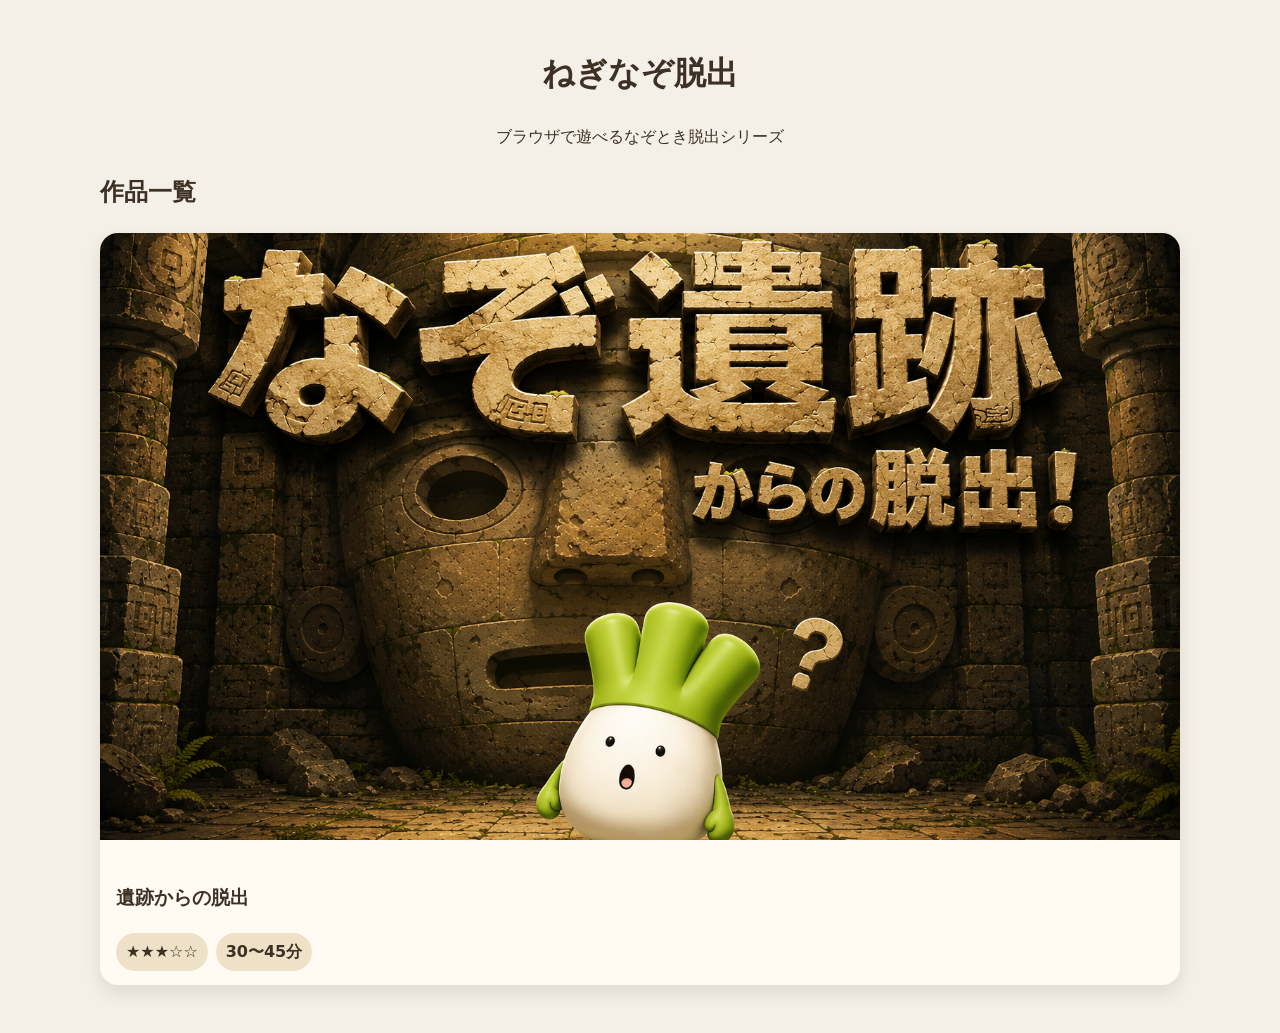
<file: index.html>
<!doctype html><html lang="ja"><head><meta charset="utf-8"><meta name="viewport" content="width=device-width,initial-scale=1"><title>ねぎなぞ脱出</title><link rel="stylesheet" href="style.css"></head><body><main class="container"><header class="hero"><h1>ねぎなぞ脱出</h1><p>ブラウザで遊べるなぞとき脱出シリーズ</p></header><h2>作品一覧</h2><div id="workList" class="works"></div></main><script src="script.js"></script></body></html>
</file>
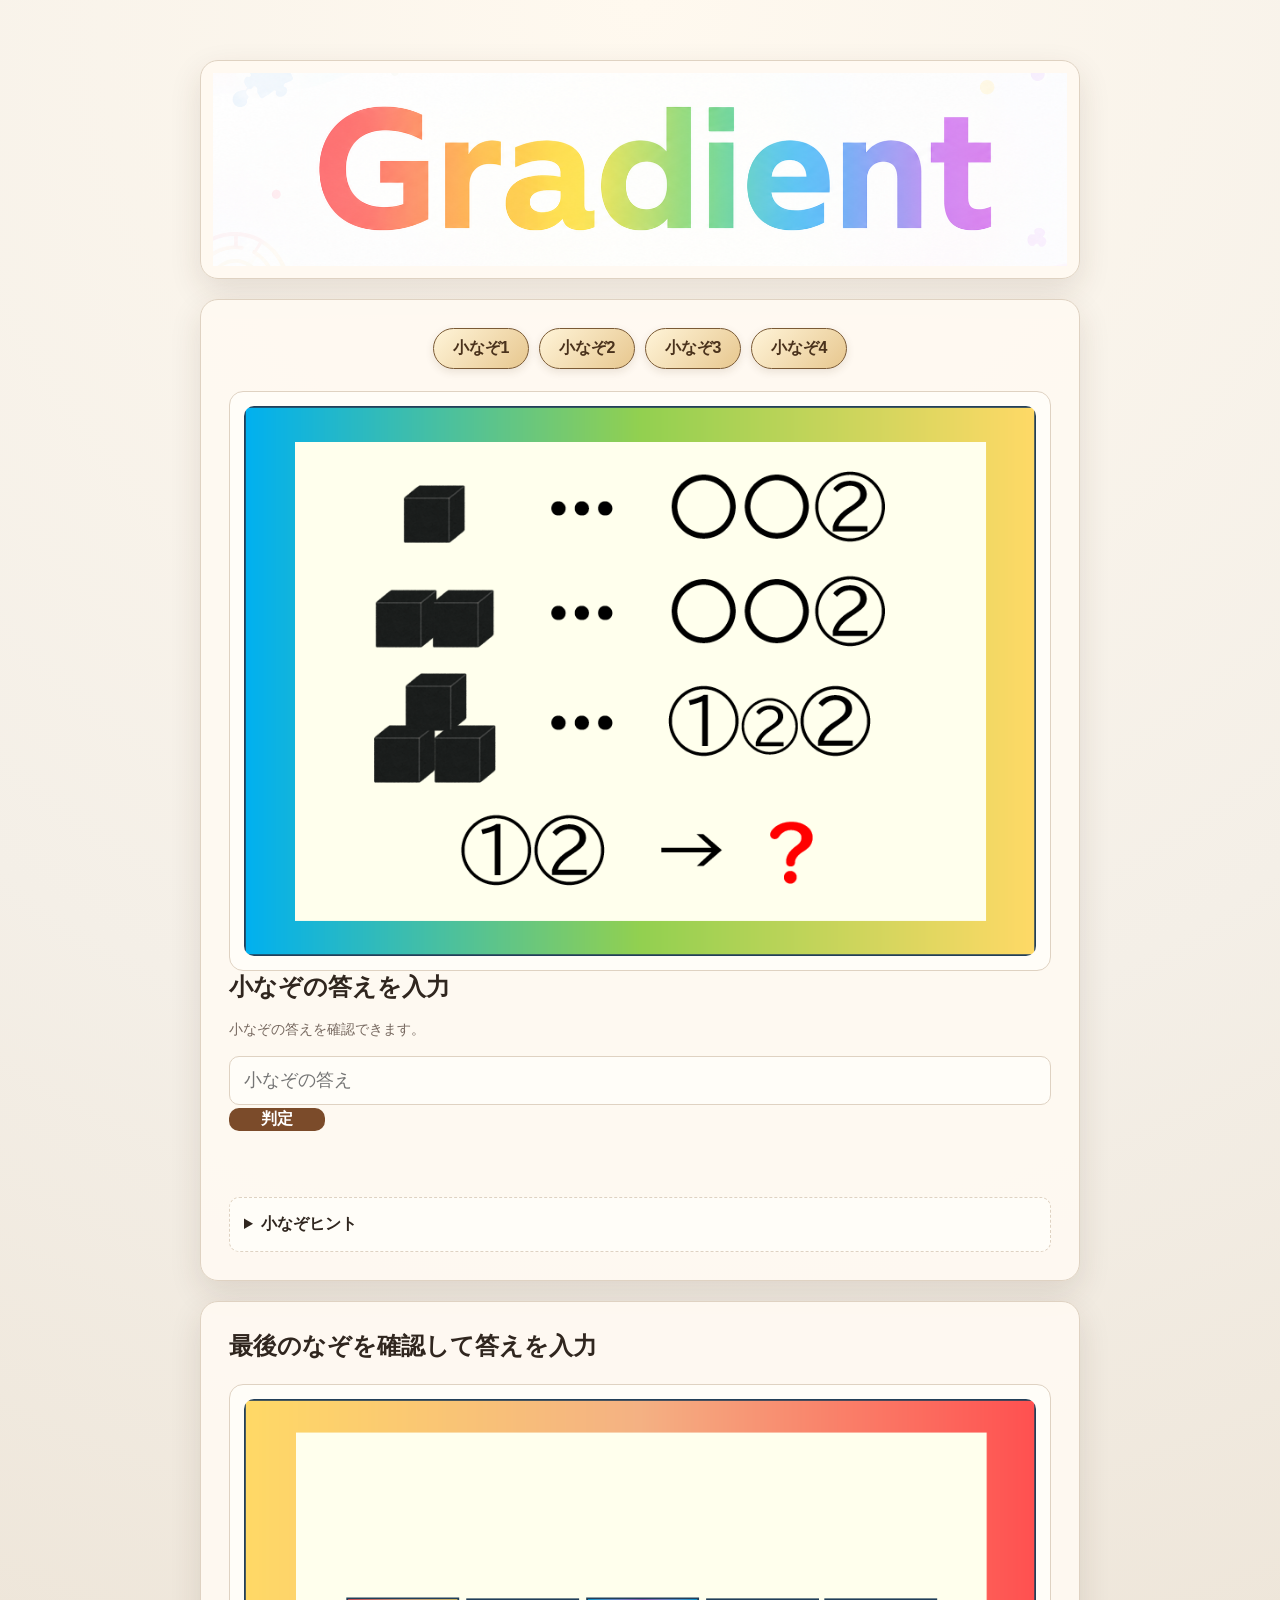
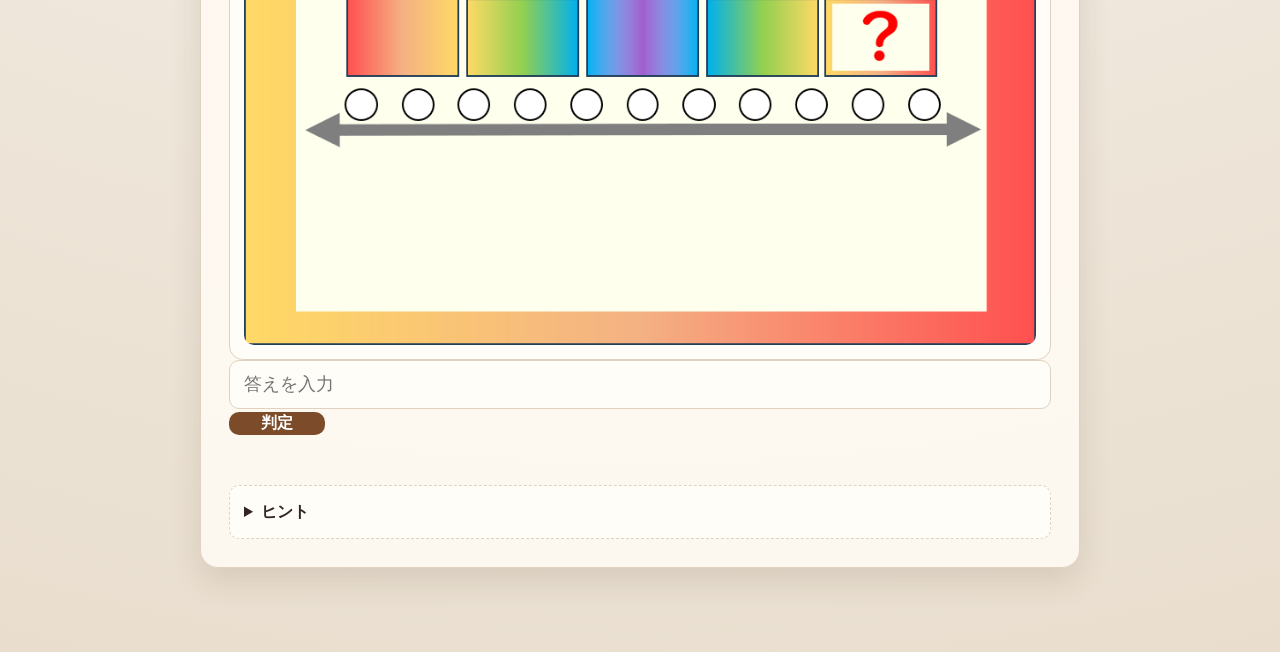
<file: gradient/index.html>
<!doctype html>
<html lang="ja">
<head>
  <meta charset="utf-8" />
  <meta name="viewport" content="width=device-width, initial-scale=1" />
  <title>Gradient</title>
  <link rel="stylesheet" href="style.css" />
</head>
<body>
  <main class="container">
    <section class="card hero">
	  <img
	    src="images/banner.png"
	    alt="Gradient"
	    class="title-banner"
	  >
	</section>
    <section class="card" id="smallStage">
      <div class="nazo-switcher">
		  <div class="nazo-buttons">
		    <button type="button" onclick="showNazo(1)">小なぞ1</button>
			<button type="button" onclick="showNazo(2)">小なぞ2</button>
			<button type="button" onclick="showNazo(3)">小なぞ3</button>
			<button type="button" onclick="showNazo(4)">小なぞ4</button>
		  </div>

		  <figure class="image-box">
		    <img
		      id="nazoImage"
		      src="images/nazo1.png"
		      alt="こなぞ1"
		      onerror="this.closest('figure').classList.add('image-missing')"
		    />
		  </figure>
		</div>
	  <h2>小なぞの答えを入力</h2>
	  <p class="note">小なぞの答えを確認できます。</p>

	  <div class="answer-box">
	    <input id="miniAnswer" type="text" placeholder="小なぞの答え" />
	    <button onclick="checkMiniAnswer()">判定</button>
	  </div>
	  <p id="miniResult" class="result"></p>
      <details class="hint">
        <summary>小なぞヒント</summary>
        <details class="hint">
        	<summary>小なぞ①</summary>
        	<p>数え方</p>
      	</details>
        <details class="hint">
        	<summary>小なぞ②</summary>
        	<p>長月は旧暦で「くがつ」、あなは「どうくつ」のこと</p>
      	</details>
        <details class="hint">
        	<summary>小なぞ③</summary>
        	<p>サメは漢字で書くと鮫。鮎と鰤の読み方は？検索してみてね。</p>
      	</details>
        <details class="hint">
        	<summary>小なぞ④</summary>
        	<p>味わう、嗅ぐはどちらとも五感にふくまれる。味覚は3、嗅覚は9。では4と兆は？</p>
      	</details>
      </details>
	</section>

    <section class="card" id="stage1">
      <h2>最後のなぞを確認して答えを入力</h2>
      <figure class="image-box">
        <img src="images/last.png" alt="最後のなぞ" onerror="this.closest('figure').classList.add('image-missing')" />
      </figure>
      <div class="answer-box">
        <input id="answer1" type="text" placeholder="答えを入力" />
        <button onclick="checkAnswer()">判定</button>
      </div>
      <div id="result1" class="result"></div>
      <details class="hint">
        <summary>ヒント</summary>
        <details class="hint">
        	<summary>ヒント:①</summary>
        	<p>なぞの枠の色がつながるように、順番にならべて今までの答えをかきだしてみよう</p>
      	</details>
        <details class="hint">
        	<summary>ヒント:②</summary>
        	<p>「ありくつみきみつ？」の順番になるはずだ。両矢印が何を表すかを考えてみよう。</p>
      	</details>
        <details class="hint">
        	<summary>ヒント:③</summary>
        	<p>次の場合も両矢印で示せる</p>
        	<p>しんぶんし</p>
        	<p>←ーーー→</p>
      	</details>
        <details class="hint">
        	<summary>答え</summary>
        	<p>答え全部で回文になっている。両矢印は回文を示唆しているため。回文にするために「ありくつみきみつ？」に入るものは「くりあ」</p>
      	</details>
      </details>
    </section>
  </main>

  <script src="script.js"></script>
</body>
</html>
</file>
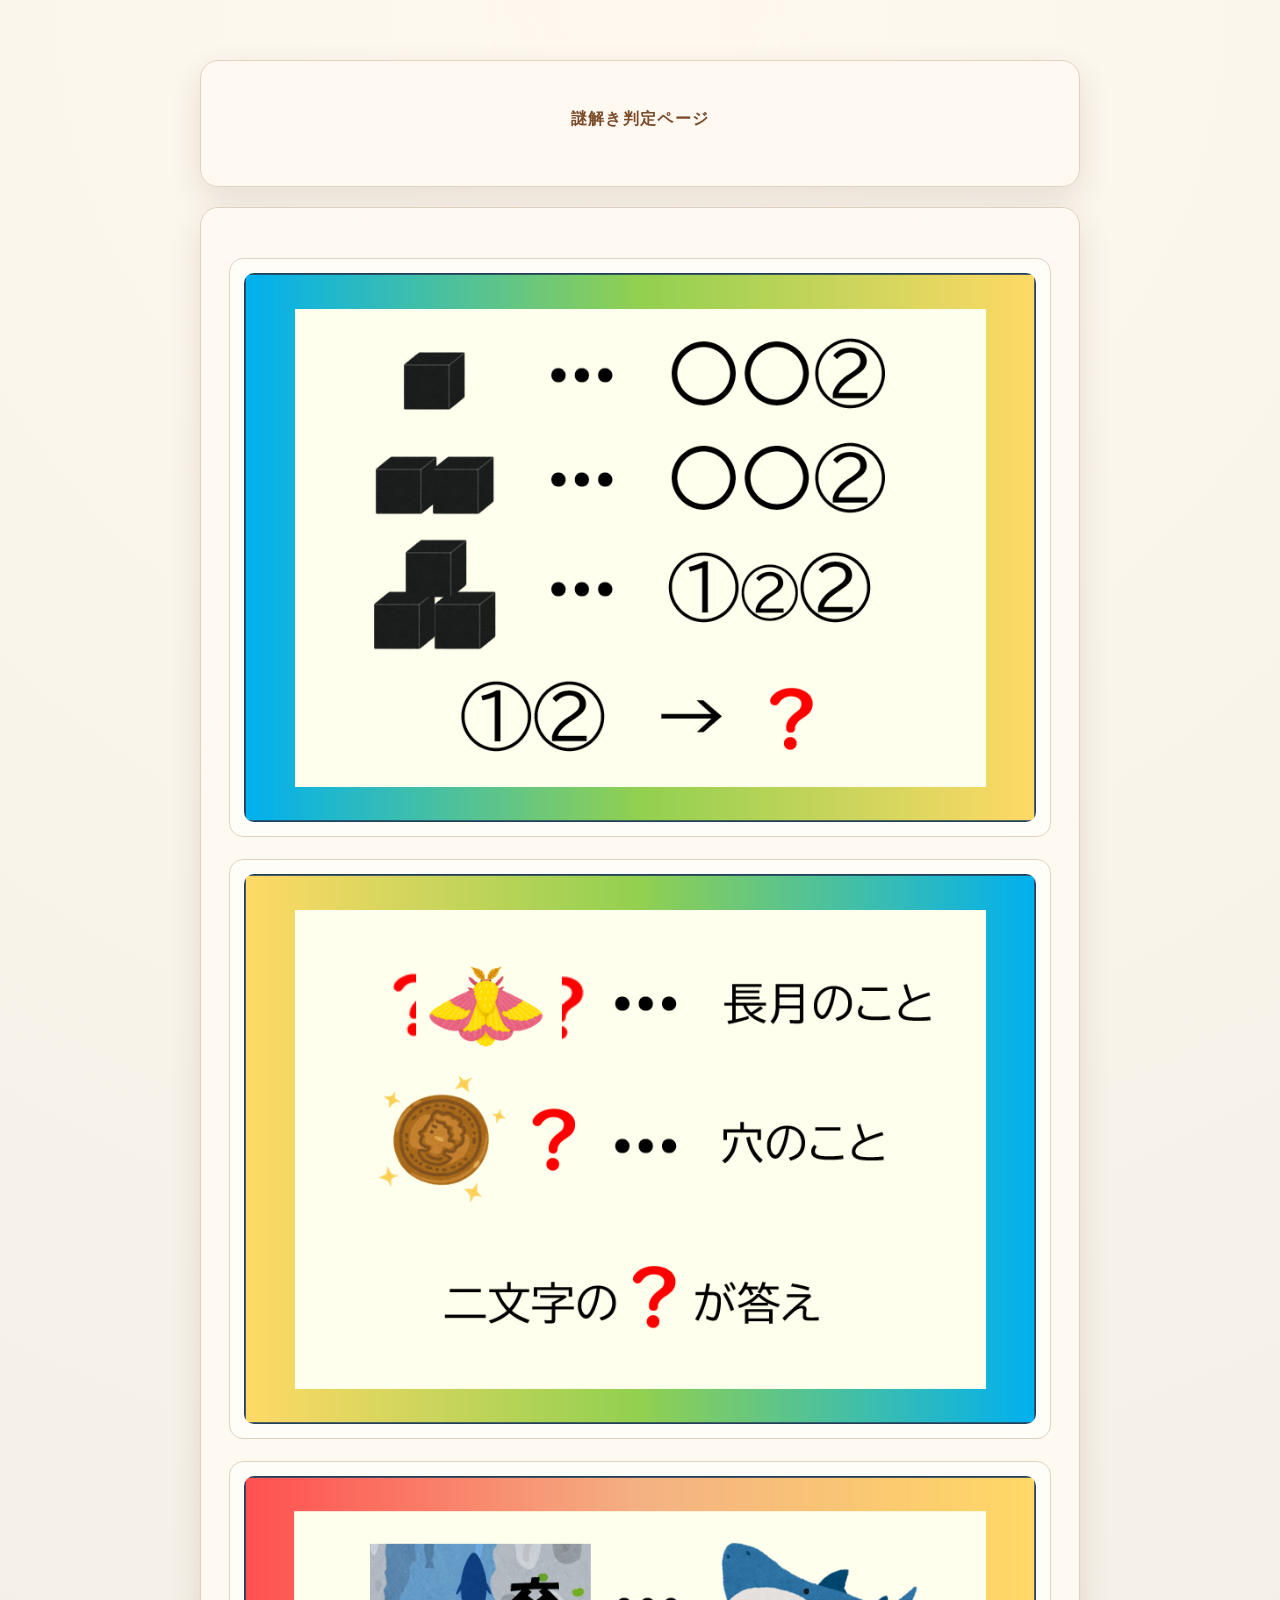
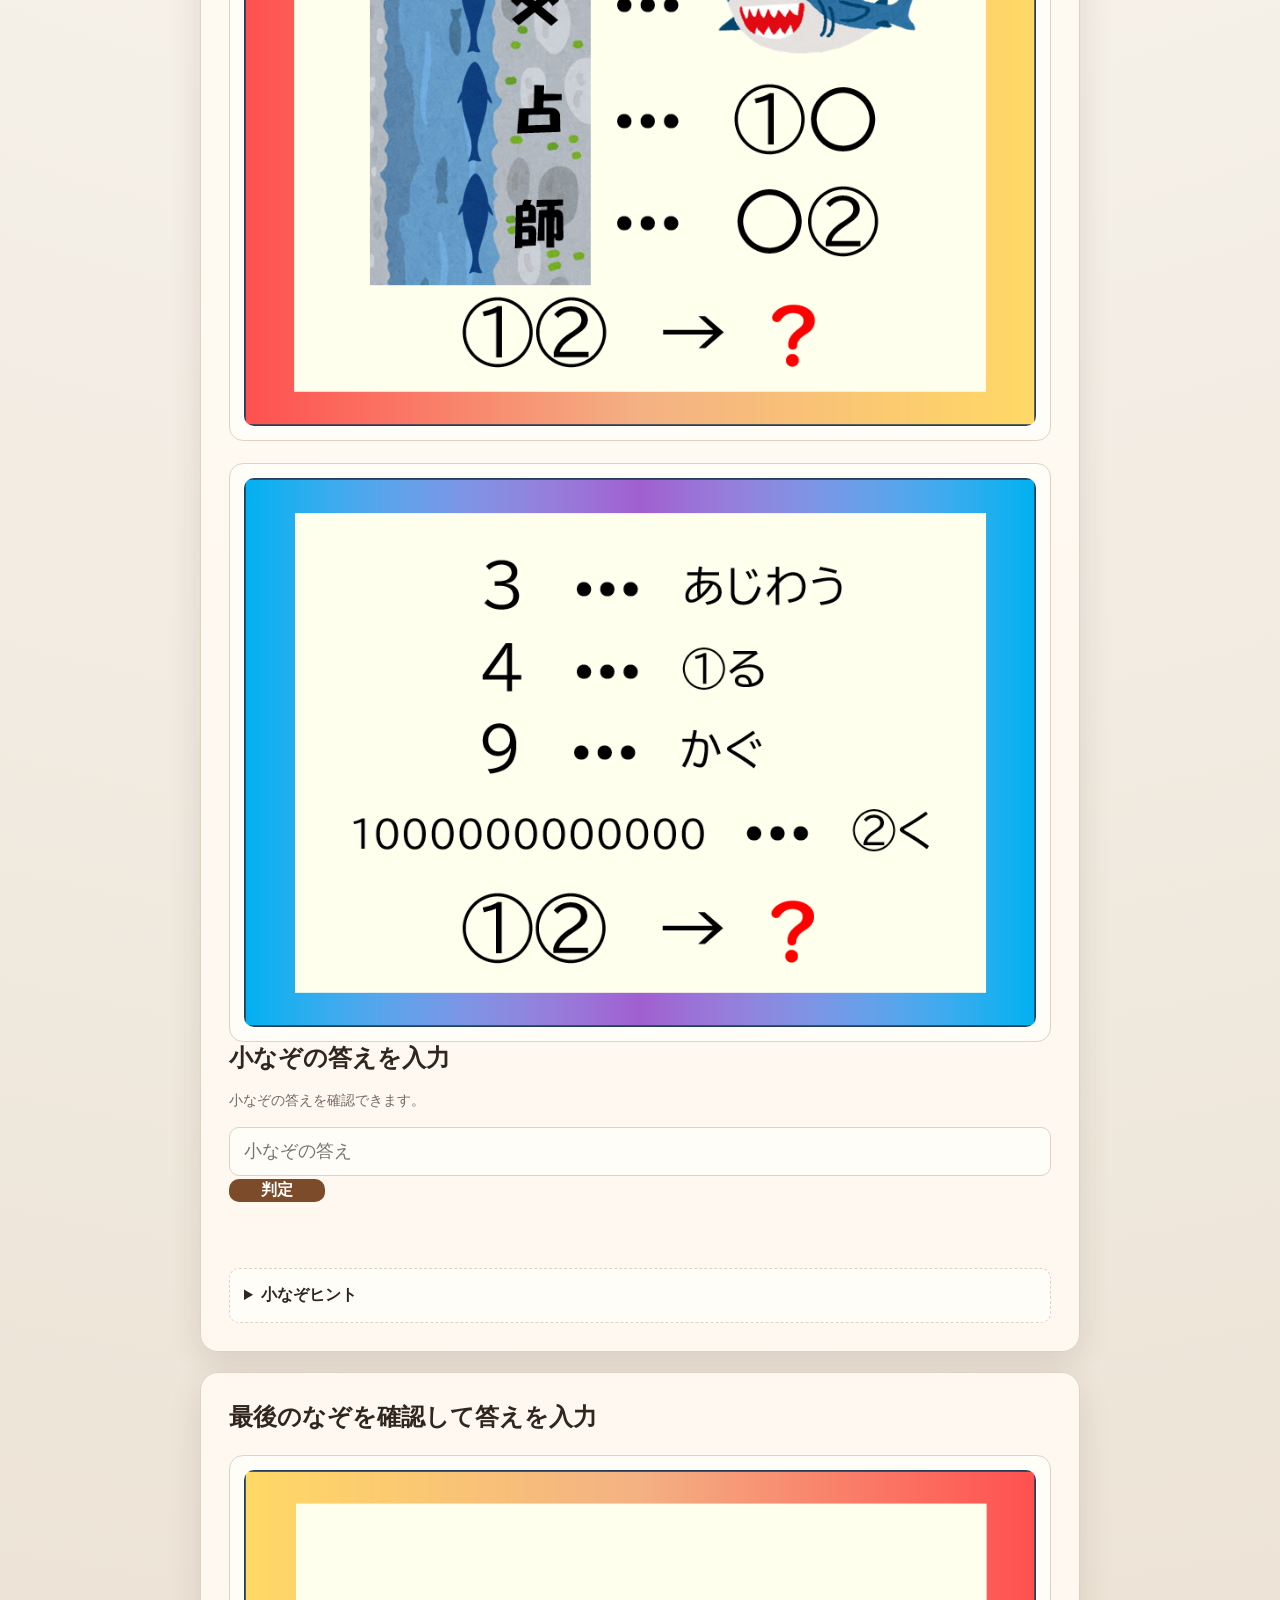
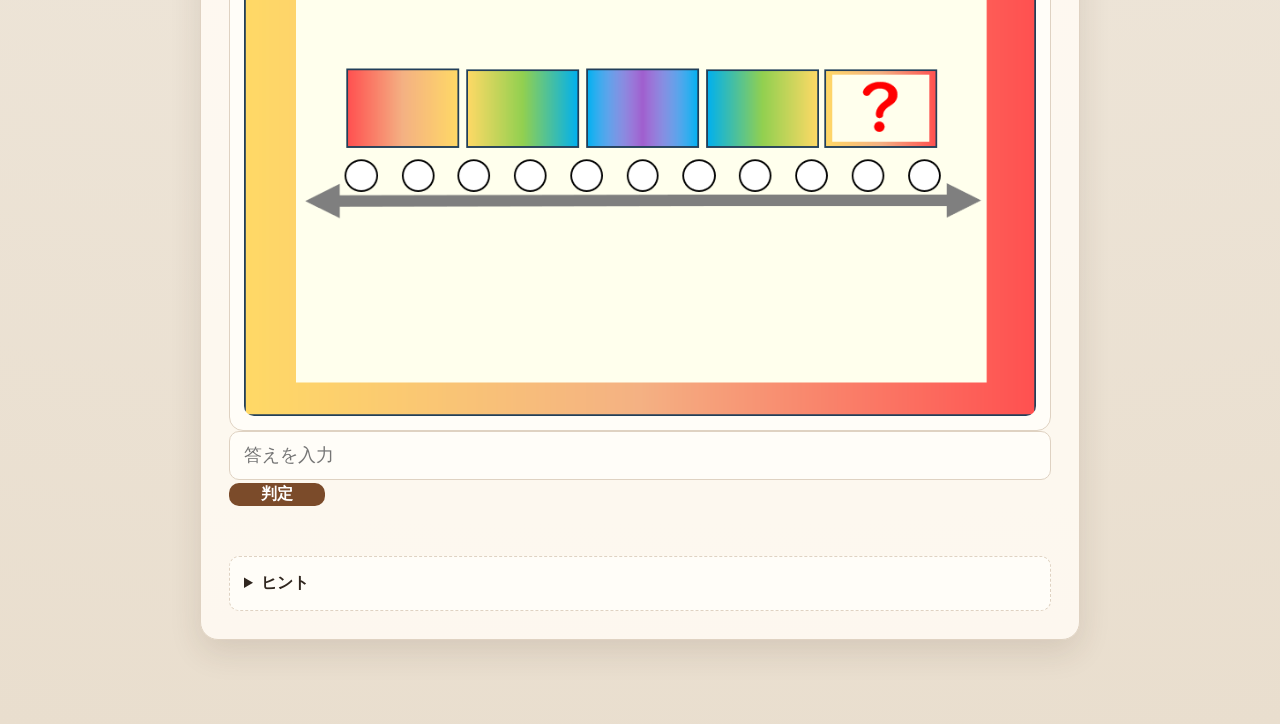
<file: rotor/index.html>
<!doctype html>
<html lang="ja">
<head>
  <meta charset="utf-8" />
  <meta name="viewport" content="width=device-width, initial-scale=1" />
  <title>rotor</title>
  <link rel="stylesheet" href="style.css" />
</head>
<body>
  <main class="container">
    <section class="card hero">
      <p class="eyebrow">謎解き判定ページ</p>
    </section>

    <section class="card" id="smallStage">
      <figure class="image-box">
        <img src="images/nazo1.png" alt="こなぞ1" onerror="this.closest('figure').classList.add('image-missing')" />
      </figure>
      <figure class="image-box">
        <img src="images/nazo2.png" alt="こなぞ2" onerror="this.closest('figure').classList.add('image-missing')" />
      </figure>
      <figure class="image-box">
        <img src="images/nazo3.png" alt="こなぞ3" onerror="this.closest('figure').classList.add('image-missing')" />
      </figure>
      <figure class="image-box">
        <img src="images/nazo4.png" alt="こなぞ4" onerror="this.closest('figure').classList.add('image-missing')" />
      </figure>
	  <h2>小なぞの答えを入力</h2>
	  <p class="note">小なぞの答えを確認できます。</p>

	  <div class="answer-box">
	    <input id="miniAnswer" type="text" placeholder="小なぞの答え" />
	    <button onclick="checkMiniAnswer()">判定</button>
	  </div>
	  <p id="miniResult" class="result"></p>
      <details class="hint">
        <summary>小なぞヒント</summary>
        <details class="hint">
        	<summary>ヒント:①</summary>
        	<p>数え方</p>
      	</details>
        <details class="hint">
        	<summary>ヒント:②</summary>
        	<p>長月は旧暦で「くがつ」、あなは「どうくつ」のこと</p>
      	</details>
        <details class="hint">
        	<summary>ヒント:③</summary>
        	<p>サメは漢字で書くと鮫。鮎と鰤の読み方は？検索してみてね。</p>
      	</details>
        <details class="hint">
        	<summary>ヒント:④</summary>
        	<p>味わう、嗅ぐはどちらとも五感にふくまれる。味覚は3、嗅覚は9。では4と兆は？</p>
      	</details>
      </details>
	</section>

    <section class="card" id="stage1">
      <h2>最後のなぞを確認して答えを入力</h2>
      <figure class="image-box">
        <img src="images/last.png" alt="最後のなぞ" onerror="this.closest('figure').classList.add('image-missing')" />
      </figure>
      <div class="answer-box">
        <input id="answer1" type="text" placeholder="答えを入力" />
        <button onclick="checkAnswer()">判定</button>
      </div>
      <div id="result1" class="result"></div>
      <details class="hint">
        <summary>ヒント</summary>
        <details class="hint">
        	<summary>ヒント:①</summary>
        	<p>なぞの枠の色がつながるように、順番にならべて今までの答えをかきだしてみよう</p>
      	</details>
        <details class="hint">
        	<summary>ヒント:②</summary>
        	<p>「ありくつみきみつ？」の順番になるはずだ。両矢印が何を表すかを考えてみよう。</p>
      	</details>
        <details class="hint">
        	<summary>ヒント:③</summary>
        	<p>次の場合も両矢印で示せる</p>
        	<p>しんぶんし</p>
        	<p>←ーーー→</p>
      	</details>
        <details class="hint">
        	<summary>答え</summary>
        	<p>答え全部で回文になっている。両矢印は回文を示唆しているため。回文にするために「ありくつみきみつ？」に入るものは「くりあ」</p>
      	</details>
      </details>
    </section>
  </main>

  <script src="script.js"></script>
</body>
</html>
</file>
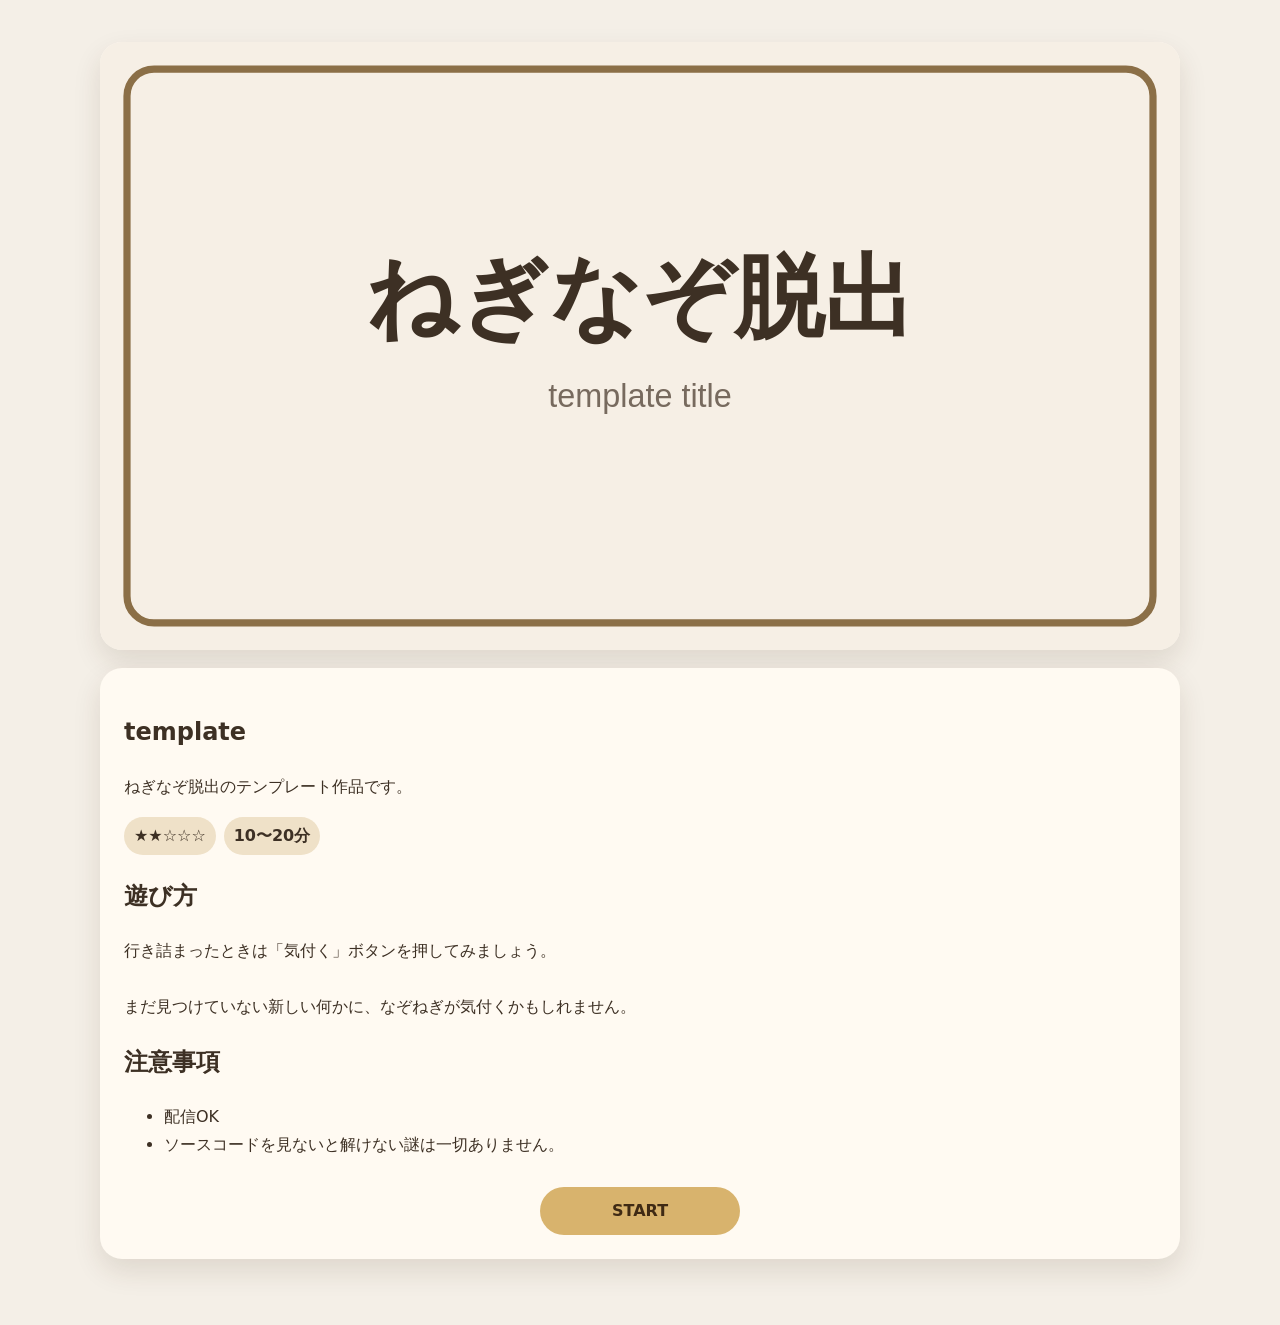
<file: works/template/index.html>
<!doctype html><html lang="ja"><head><meta charset="utf-8"><meta name="viewport" content="width=device-width,initial-scale=1"><title>loading...</title><link rel="stylesheet" href="../../style.css"></head><body><main id="titlePage" class="container"><section class="card hero-card"><img id="titleImage"></section><section class="card"><h1 id="gameTitle"></h1><p id="intro" class="pre"></p><div class="meta"><span id="difficulty"></span><span id="time"></span></div><h2>遊び方</h2><p id="howToPlay" class="pre"></p><h2>注意事項</h2><ul id="noticeList"></ul><div class="start"><a href="game.html">START</a></div></section></main><script src="../../script.js"></script></body></html>
</file>
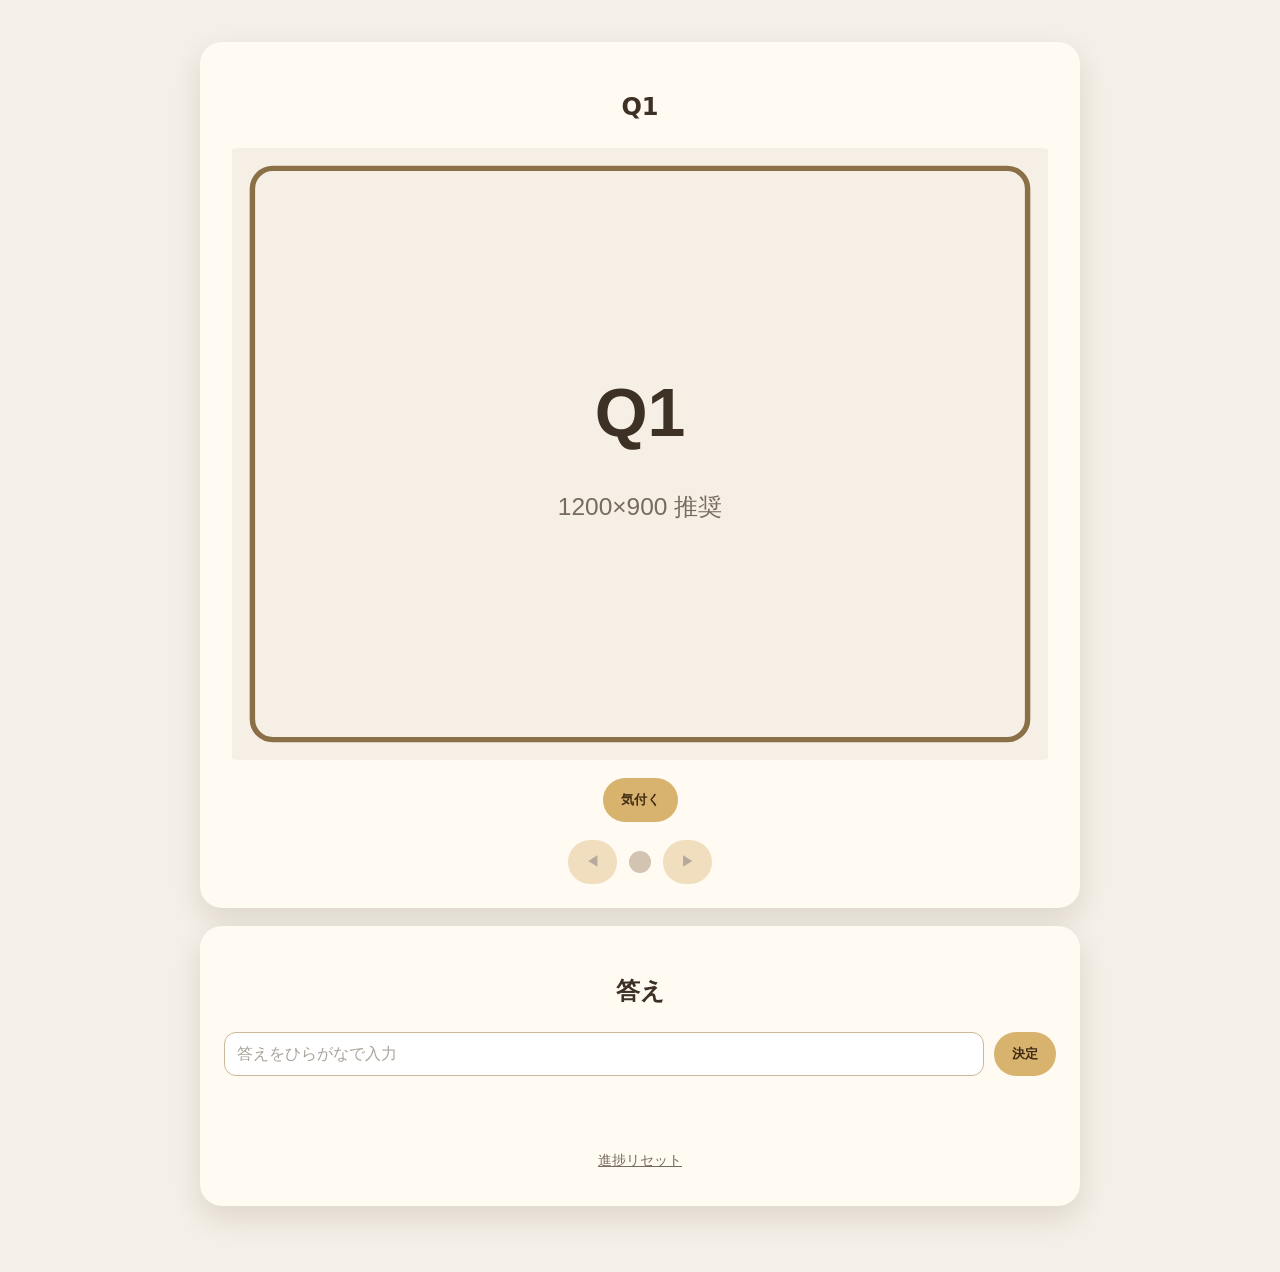
<file: works/template/game.html>
<!doctype html><html lang="ja"><head><meta charset="utf-8"><meta name="viewport" content="width=device-width,initial-scale=1"><title>loading...</title><link rel="stylesheet" href="../../style.css"></head><body><main class="container game"><section class="card"><h1 id="questionLabel" class="qlabel"></h1><img id="questionImage" class="puzzle"><p id="lastAnswer" class="submitted hidden"></p><button id="noticeButton">気付く</button><nav class="pager"><button id="prevButton">◀</button><div id="stepNav"></div><button id="nextButton">▶</button></nav></section><section class="card answer"><h2>答え</h2><div class="answerrow"><input id="answerInput" autocomplete="off"><button id="answerButton">決定</button></div><p id="wrongMessage" class="ng"></p><div class="resetarea"><button id="progressResetButton" class="resetlink">進捗リセット</button></div></section></main><div id="modal" class="overlay hidden"><div class="modalbox"><button id="modalClose" class="close">×</button><div id="modalContent"></div></div></div><div id="viewer" class="overlay viewer hidden"><button id="viewerClose" class="close">×</button><img id="viewerImage"></div><script src="../../script.js"></script></body></html>
</file>
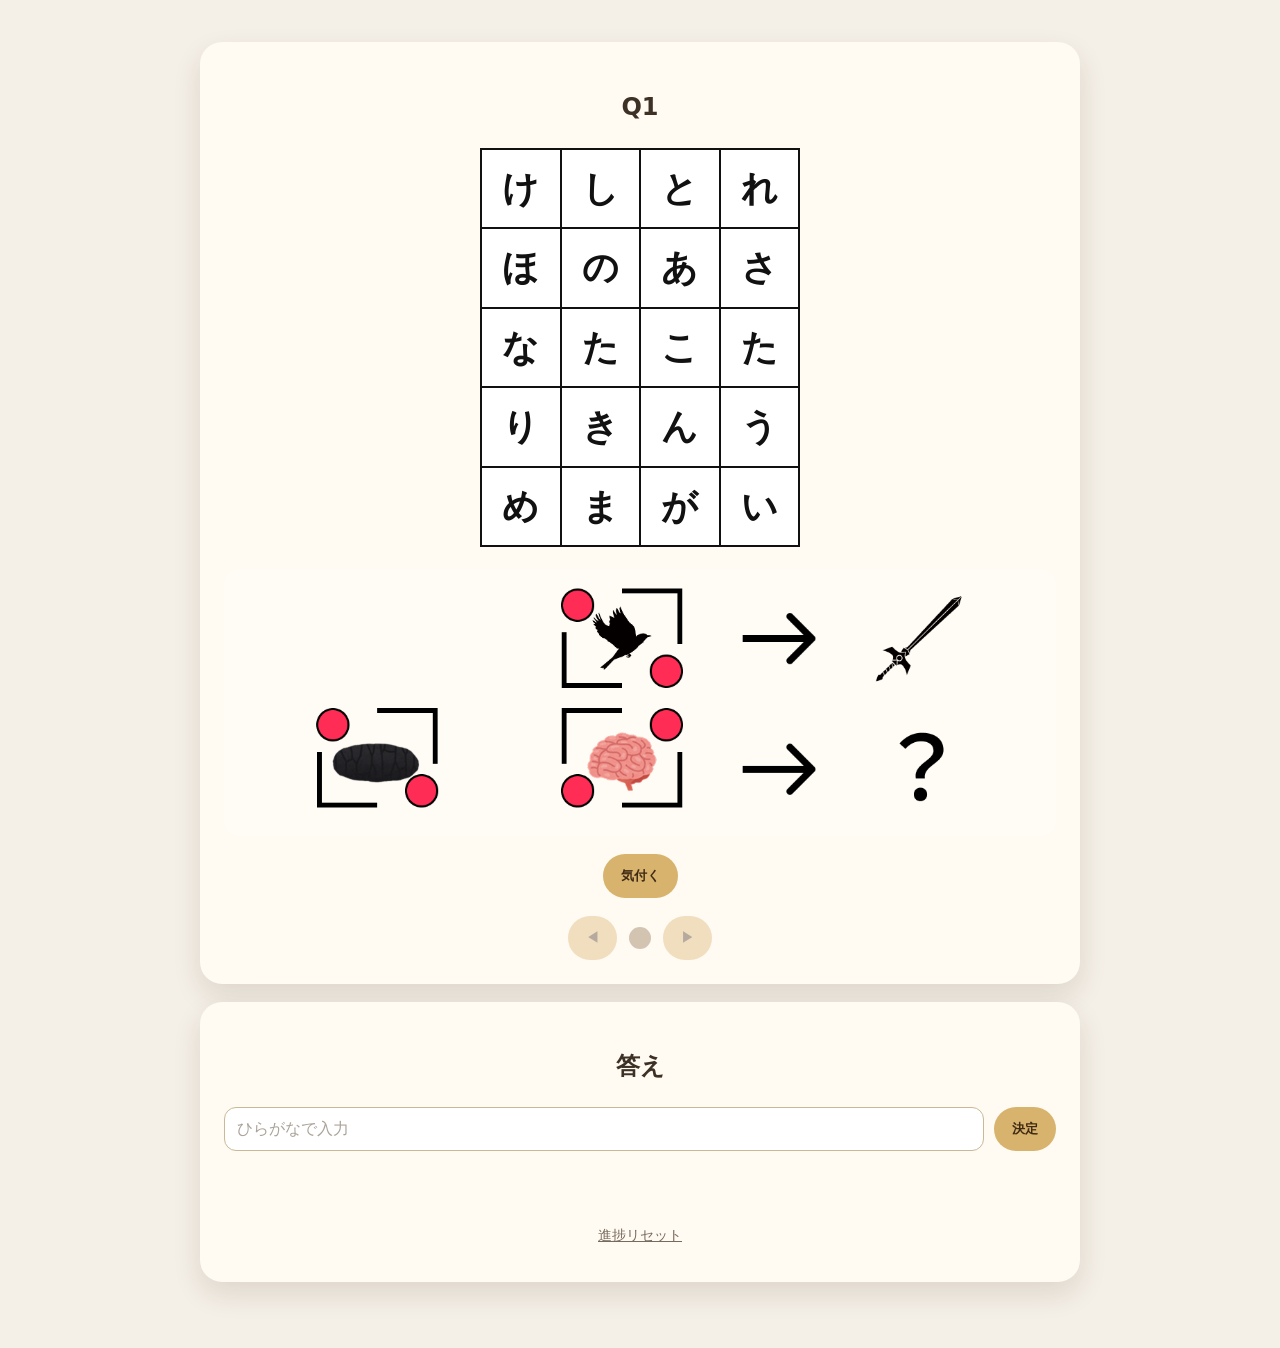
<file: works/temple/game.html>
<!doctype html><html lang="ja"><head><meta charset="utf-8"><meta name="viewport" content="width=device-width,initial-scale=1"><title>loading...</title><link rel="stylesheet" href="../../style.css"><link rel="stylesheet" href="temple.css"></head><body><main class="container game"><section class="card"><h1 id="questionLabel" class="qlabel"></h1>
<div id="templeGridArea" class="temple-grid-area" aria-label="Q1文字マス">
  <div id="templeLetterGrid" class="temple-letter-grid"></div>
</div>
<img id="questionImage" class="puzzle"><p id="lastAnswer" class="submitted hidden"></p><button id="noticeButton">気付く</button><nav class="pager"><button id="prevButton">◀</button><div id="stepNav"></div><button id="nextButton">▶</button></nav></section><section class="card answer"><h2>答え</h2><div class="answerrow"><input id="answerInput" autocomplete="off"><button id="answerButton">決定</button></div><p id="wrongMessage" class="ng"></p><div class="resetarea"><button id="progressResetButton" class="resetlink">進捗リセット</button></div></section></main><div id="modal" class="overlay hidden"><div class="modalbox"><button id="modalClose" class="close">×</button><div id="modalContent"></div></div></div><div id="viewer" class="overlay viewer hidden"><button id="viewerClose" class="close">×</button><img id="viewerImage"></div><script src="../../script.js"></script><script src="temple.js"></script></body></html>
</file>
<file: style.css>
*{box-sizing:border-box}:root{--bg:#f4efe7;--card:#fffaf2;--ink:#3d3024;--muted:#776a5e;--accent:#8b6f47;--ng:#a33a32}body{margin:0;background:var(--bg);color:var(--ink);font:16px/1.75 system-ui,"Yu Gothic",sans-serif}.container{width:min(1080px,calc(100% - 24px));margin:auto;padding:24px 0 48px}.game{width:min(880px,calc(100% - 24px))}.hero{text-align:center}.card{background:var(--card);border-radius:22px;padding:24px;margin:18px 0;box-shadow:0 12px 28px #4028141f}.hero-card{padding:0;overflow:hidden}.hero-card img{display:block;width:100%;aspect-ratio:16/9;object-fit:cover}.works{display:grid;gap:24px;grid-template-columns:repeat(auto-fit,minmax(260px,1fr))}.work{color:inherit;text-decoration:none;background:var(--card);border-radius:18px;overflow:hidden;box-shadow:0 8px 18px #4028141a}.work img{width:100%;aspect-ratio:16/9;object-fit:cover}.workbody{padding:14px 16px}.meta{display:flex;gap:8px;flex-wrap:wrap}.meta span{background:#efe1c8;padding:5px 10px;border-radius:999px;font-weight:700}.start{text-align:center;margin-top:28px}.start a,button{min-height:44px;border:0;border-radius:999px;background:#d8b36d;color:#3f2a14;font-weight:800;padding:10px 18px;cursor:pointer}.start a{display:inline-flex;min-width:200px;align-items:center;justify-content:center;text-decoration:none}.qlabel{text-align:center}.puzzle{display:block;width:100%;height:auto;max-height:68vh;object-fit:contain;border-radius:14px;cursor:zoom-in}.submitted{width:fit-content;max-width:100%;margin:14px auto;padding:8px 12px;background:#f2e7d4;border-radius:12px;font-weight:700;word-break:break-word}#noticeButton{display:block;margin:18px auto}.pager{display:flex;align-items:center;justify-content:center;gap:12px}.pager button:disabled{opacity:.38;cursor:not-allowed}.dot{width:22px;height:22px;min-height:22px;padding:0;border:2px solid var(--accent);background:transparent}.dot.current{background:var(--accent)}#stepNav{display:flex;gap:9px}.answer h2{text-align:center}.answerrow{display:flex;gap:10px}.answerrow input{flex:1;min-height:44px;border:1px solid #cab896;border-radius:12px;padding:10px 12px;font-size:16px}.answerrow input::placeholder{color:#aaa39a}.ng{color:var(--ng);font-weight:700;text-align:center;min-height:1.5em}.resetarea{text-align:center;margin-top:22px}.resetlink{background:transparent;color:var(--muted);text-decoration:underline;font:inherit;font-size:14px}.overlay{position:fixed;inset:0;background:#000a;display:flex;align-items:center;justify-content:center;padding:18px;z-index:1000}.hidden{display:none!important}.modalbox{position:relative;width:min(720px,100%);max-height:90vh;overflow:auto;background:var(--card);border-radius:22px;padding:28px}.close{position:absolute;top:10px;right:12px;width:44px;padding:0;font-size:24px}.modalactions{display:flex;gap:10px;justify-content:center;flex-wrap:wrap;margin-top:18px}.thinking{display:block;width:110px;height:110px;object-fit:contain;margin:auto}.pre,.noticecontent{white-space:pre-line}.noticeimg,.clearimg{width:100%;max-height:60vh;object-fit:contain}.viewer{overflow:auto;align-items:flex-start}.viewer img{width:min(1400px,96vw);height:auto;margin:70px auto 20px;background:#fff}.clear{text-align:center}.thanks{font-weight:800;letter-spacing:.18em}.tweet{display:inline-flex;margin-top:20px;padding:12px 24px;border-radius:999px;background:#111;color:#fff;text-decoration:none;font-weight:800}@media(max-width:560px){.container{width:calc(100% - 16px);padding-top:10px}.card{padding:16px}.hero-card{padding:0}.answerrow{flex-direction:column}}
</file>
<file: gradient/style.css>
:root {
  --bg: #f4efe7;
  --card: #fffaf2;
  --ink: #30261f;
  --muted: #76685f;
  --line: #dfd2c2;
  --accent: #7b4b2a;
  --accent-dark: #58351d;
  --ok: #176b45;
  --ng: #a23a30;
}

* { box-sizing: border-box; }

body {
  margin: 0;
  min-height: 100vh;
  background: radial-gradient(circle at top, #fff9ef 0%, var(--bg) 46%, #e9dece 100%);
  color: var(--ink);
  font-family: system-ui, -apple-system, BlinkMacSystemFont, "Hiragino Sans", "Yu Gothic", sans-serif;
  line-height: 1.8;
}

.container {
  width: min(880px, calc(100% - 32px));
  margin: 0 auto;
  padding: 40px 0 64px;
}

.card {
  background: rgba(255,250,242,0.92);
  border: 1px solid var(--line);
  border-radius: 18px;
  padding: 28px;
  margin: 20px 0;
  box-shadow: 0 12px 32px rgba(67, 45, 26, 0.12);
}

.hero {
  padding: 12px;
}

.eyebrow {
  margin: 0 0 8px;
  color: var(--accent);
  font-weight: 700;
  letter-spacing: .08em;
}

h1, h2 {
  line-height: 1.35;
  margin: 0 0 14px;
}

h1 {
  font-size: clamp(32px, 8vw, 52px);
  letter-spacing: .08em;
}

h2 { font-size: 24px; }

.note, figcaption {
  color: var(--muted);
  font-size: 14px;
}

.answer-row {
  display: flex;
  gap: 10px;
  margin-top: 16px;
}

input {
  width: 100%;
  padding: 13px 14px;
  font-size: 18px;
  border: 1px solid var(--line);
  border-radius: 10px;
  background: #fffdf8;
}

button {
  min-width: 96px;
  border: none;
  border-radius: 10px;
  background: var(--accent);
  color: white;
  font-weight: 700;
  font-size: 16px;
  cursor: pointer;
}

button:hover { background: var(--accent-dark); }

.result {
  min-height: 1.8em;
  font-weight: 700;
}

.result.ok { color: var(--ok); }
.result.ng { color: var(--ng); }

.hint {
  margin-top: 18px;
  padding: 12px 14px;
  border: 1px dashed var(--line);
  border-radius: 10px;
  background: #fffdf8;
}

.hint summary { cursor: pointer; font-weight: 700; }

.message, .letter {
  background: #fffdf8;
  border-left: 5px solid var(--accent);
  padding: 18px 20px;
  border-radius: 10px;
}

.letter {
  font-family: "Yu Mincho", "Hiragino Mincho ProN", serif;
}

.signature { text-align: right; }

.image-box {
  margin: 22px 0 0;
  padding: 14px;
  border: 1px solid var(--line);
  border-radius: 14px;
  background: #fffdf8;
}

.image-box img {
  display: block;
  max-width: 100%;
  border-radius: 10px;
}

.image-missing::before {
  content: "画像未配置：images/letter_2008.jpg を追加してください";
  display: block;
  padding: 36px 16px;
  text-align: center;
  border: 1px dashed var(--line);
  border-radius: 10px;
  color: var(--muted);
}

.image-missing img { display: none; }

.hidden { display: none; }

@media (max-width: 640px) {
  .container { width: min(100% - 20px, 880px); padding-top: 18px; }
  .card { padding: 20px; border-radius: 14px; }
  .answer-row { flex-direction: column; }
  button { min-height: 48px; }
}

.small-grid {
  display: grid;
  grid-template-columns: repeat(2, minmax(0, 1fr));
  gap: 16px;
  margin: 18px 0;
}

.small-answer {
  padding: 14px;
  border: 1px solid var(--line);
  border-radius: 12px;
  background: #fffdf8;
}

.small-answer label {
  display: block;
  font-weight: 700;
  margin-bottom: 6px;
}

.end-title {
  text-align: center;
  margin: 28px 0 0;
  padding: 32px 20px;
  border-radius: 18px;
  background: rgba(255,250,242,0.94);
  border: 1px solid var(--line);
  box-shadow: 0 12px 32px rgba(67, 45, 26, 0.12);
  color: var(--accent-dark);
  font-weight: 800;
  letter-spacing: .08em;
}

.end-title p:first-child {
  font-size: clamp(32px, 8vw, 56px);
  margin: 0 0 8px;
}

.end-title p:last-child {
  margin: 0;
}

@media (max-width: 640px) {
  .small-grid { grid-template-columns: 1fr; }
}

.clear-box {
  margin-top: 24px;
  padding: 28px 20px;
  border: 2px solid #8b6f47;
  border-radius: 18px;
  background: linear-gradient(135deg, #fff8e8, #f1dfbd);
  text-align: center;
  box-shadow: 0 10px 24px rgba(80, 55, 25, 0.18);
}

.clear-title {
  font-size: 42px;
  font-weight: 800;
  letter-spacing: 0.14em;
  color: #6b4b24;
}

.clear-message {
  margin-top: 14px;
  font-size: 16px;
  line-height: 1.8;
  color: #4a3828;
}

.thanks {
  margin-top: 18px;
  font-size: 14px;
  letter-spacing: 0.18em;
  color: #9a7a45;
}
.title-banner {
  display: block;
  width: 100%;
  max-width: 900px;
  height: auto;

  margin: 0 auto;
  object-fit: contain;
}
.nazo-buttons {
  display: flex;
  gap: 10px;
  flex-wrap: wrap;
  justify-content: center;
  margin-bottom: 18px;
}

.nazo-buttons button {
  padding: 9px 16px;
  border-radius: 999px;
  border: 1px solid #7a5a35;
  background: linear-gradient(135deg, #fff4d8, #e7c78f);
  color: #4a321c;
  font-weight: 700;
  cursor: pointer;
  box-shadow: 0 3px 8px rgba(80, 55, 25, 0.12);
}

.nazo-buttons button:hover {
  background: linear-gradient(135deg, #ffe6a8, #dcae63);
  transform: translateY(-1px);
}
</file>
<file: rotor/style.css>
:root {
  --bg: #f4efe7;
  --card: #fffaf2;
  --ink: #30261f;
  --muted: #76685f;
  --line: #dfd2c2;
  --accent: #7b4b2a;
  --accent-dark: #58351d;
  --ok: #176b45;
  --ng: #a23a30;
}

* { box-sizing: border-box; }

body {
  margin: 0;
  min-height: 100vh;
  background: radial-gradient(circle at top, #fff9ef 0%, var(--bg) 46%, #e9dece 100%);
  color: var(--ink);
  font-family: system-ui, -apple-system, BlinkMacSystemFont, "Hiragino Sans", "Yu Gothic", sans-serif;
  line-height: 1.8;
}

.container {
  width: min(880px, calc(100% - 32px));
  margin: 0 auto;
  padding: 40px 0 64px;
}

.card {
  background: rgba(255,250,242,0.92);
  border: 1px solid var(--line);
  border-radius: 18px;
  padding: 28px;
  margin: 20px 0;
  box-shadow: 0 12px 32px rgba(67, 45, 26, 0.12);
}

.hero {
  text-align: center;
  padding: 44px 28px;
}

.eyebrow {
  margin: 0 0 8px;
  color: var(--accent);
  font-weight: 700;
  letter-spacing: .08em;
}

h1, h2 {
  line-height: 1.35;
  margin: 0 0 14px;
}

h1 {
  font-size: clamp(32px, 8vw, 52px);
  letter-spacing: .08em;
}

h2 { font-size: 24px; }

.note, figcaption {
  color: var(--muted);
  font-size: 14px;
}

.answer-row {
  display: flex;
  gap: 10px;
  margin-top: 16px;
}

input {
  width: 100%;
  padding: 13px 14px;
  font-size: 18px;
  border: 1px solid var(--line);
  border-radius: 10px;
  background: #fffdf8;
}

button {
  min-width: 96px;
  border: none;
  border-radius: 10px;
  background: var(--accent);
  color: white;
  font-weight: 700;
  font-size: 16px;
  cursor: pointer;
}

button:hover { background: var(--accent-dark); }

.result {
  min-height: 1.8em;
  font-weight: 700;
}

.result.ok { color: var(--ok); }
.result.ng { color: var(--ng); }

.hint {
  margin-top: 18px;
  padding: 12px 14px;
  border: 1px dashed var(--line);
  border-radius: 10px;
  background: #fffdf8;
}

.hint summary { cursor: pointer; font-weight: 700; }

.message, .letter {
  background: #fffdf8;
  border-left: 5px solid var(--accent);
  padding: 18px 20px;
  border-radius: 10px;
}

.letter {
  font-family: "Yu Mincho", "Hiragino Mincho ProN", serif;
}

.signature { text-align: right; }

.image-box {
  margin: 22px 0 0;
  padding: 14px;
  border: 1px solid var(--line);
  border-radius: 14px;
  background: #fffdf8;
}

.image-box img {
  display: block;
  max-width: 100%;
  border-radius: 10px;
}

.image-missing::before {
  content: "画像未配置：images/letter_2008.jpg を追加してください";
  display: block;
  padding: 36px 16px;
  text-align: center;
  border: 1px dashed var(--line);
  border-radius: 10px;
  color: var(--muted);
}

.image-missing img { display: none; }

.hidden { display: none; }

@media (max-width: 640px) {
  .container { width: min(100% - 20px, 880px); padding-top: 18px; }
  .card { padding: 20px; border-radius: 14px; }
  .answer-row { flex-direction: column; }
  button { min-height: 48px; }
}

.small-grid {
  display: grid;
  grid-template-columns: repeat(2, minmax(0, 1fr));
  gap: 16px;
  margin: 18px 0;
}

.small-answer {
  padding: 14px;
  border: 1px solid var(--line);
  border-radius: 12px;
  background: #fffdf8;
}

.small-answer label {
  display: block;
  font-weight: 700;
  margin-bottom: 6px;
}

.end-title {
  text-align: center;
  margin: 28px 0 0;
  padding: 32px 20px;
  border-radius: 18px;
  background: rgba(255,250,242,0.94);
  border: 1px solid var(--line);
  box-shadow: 0 12px 32px rgba(67, 45, 26, 0.12);
  color: var(--accent-dark);
  font-weight: 800;
  letter-spacing: .08em;
}

.end-title p:first-child {
  font-size: clamp(32px, 8vw, 56px);
  margin: 0 0 8px;
}

.end-title p:last-child {
  margin: 0;
}

@media (max-width: 640px) {
  .small-grid { grid-template-columns: 1fr; }
}

.clear-box {
  margin-top: 24px;
  padding: 28px 20px;
  border: 2px solid #8b6f47;
  border-radius: 18px;
  background: linear-gradient(135deg, #fff8e8, #f1dfbd);
  text-align: center;
  box-shadow: 0 10px 24px rgba(80, 55, 25, 0.18);
}

.clear-title {
  font-size: 42px;
  font-weight: 800;
  letter-spacing: 0.14em;
  color: #6b4b24;
}

.clear-message {
  margin-top: 14px;
  font-size: 16px;
  line-height: 1.8;
  color: #4a3828;
}

.thanks {
  margin-top: 18px;
  font-size: 14px;
  letter-spacing: 0.18em;
  color: #9a7a45;
}
</file>
<file: works/temple/temple.css>
/* temple専用：Q1 4×5文字マス */
.temple-grid-area {
  display: none;
  margin: 0 auto 22px;
  text-align: center;
}

.temple-grid-area.is-visible {
  display: block;
}

.temple-letter-grid {
  display: grid;
  grid-template-columns: repeat(4, minmax(0, 80px));
  width: min(320px, 100%);
  margin: 0 auto;
  border-top: 2px solid #111;
  border-left: 2px solid #111;
}

.temple-letter-cell {
  aspect-ratio: 1 / 1;
  min-width: 0;
  border: 0;
  border-right: 2px solid #111;
  border-bottom: 2px solid #111;
  border-radius: 0;
  padding: 0;
  background: #fff;
  color: #111;
  font: 700 clamp(24px, 7vw, 36px) / 1 system-ui, "Yu Gothic", sans-serif;
  display: flex;
  align-items: center;
  justify-content: center;
  cursor: default;
  user-select: none;
  -webkit-tap-highlight-color: transparent;
}

.temple-letter-cell.is-unlocked {
  cursor: pointer;
}

.temple-letter-cell.is-filled {
  background: #111;
  color: #111;
}

.temple-letter-cell .temple-letter {
  opacity: 1;
  transition: opacity 0.12s ease;
}

.temple-letter-cell.is-soul-match .temple-letter {
  opacity: 0.1;
}

.temple-grid-reset {
  display: none;
  min-height: 44px;
  margin: 14px auto 0;
}

.temple-grid-reset.is-visible {
  display: inline-flex;
}

@media (max-width: 420px) {
  .temple-letter-grid {
    width: min(320px, calc(100vw - 64px));
  }
}
</file>
